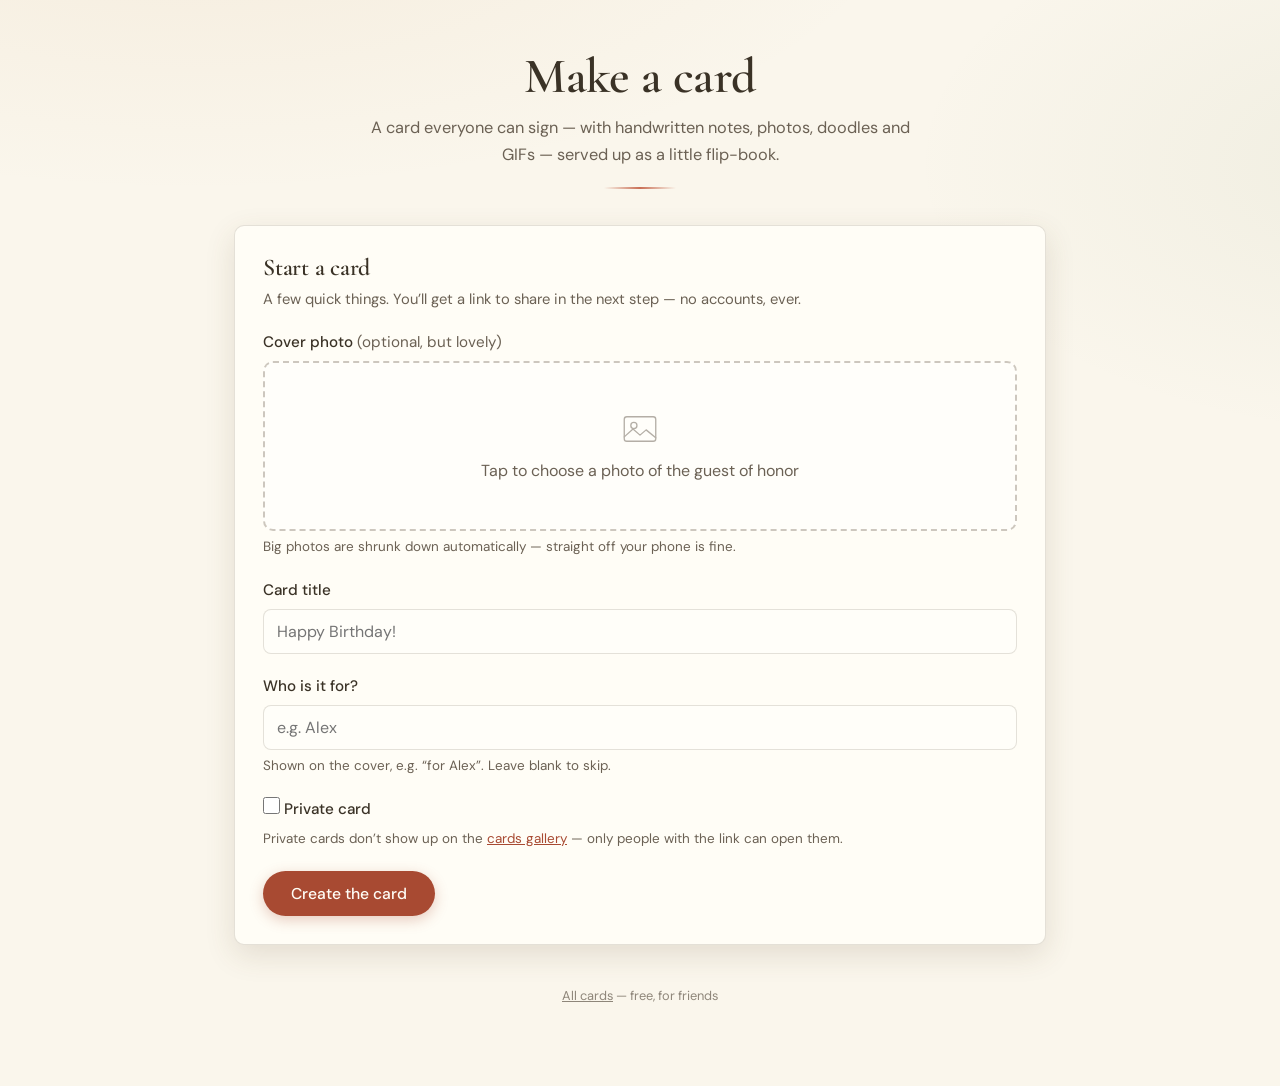
<file: public/new.html>
<!DOCTYPE html>
<html lang="en">
<head>
  <meta charset="UTF-8">
  <meta name="viewport" content="width=device-width, initial-scale=1.0">
  <title>Make a group card</title>
  <meta property="og:type" content="website">
  <meta property="og:title" content="Make a group card">
  <meta property="og:description" content="Make a group greeting card everyone can sign — messages, photos, doodles and GIFs, wrapped up in a flip-book card.">
  <meta property="og:url" content="/new">
  <meta name="twitter:card" content="summary">
  <link rel="icon" href="/assets/unicorn.png">
  <link rel="preconnect" href="https://fonts.googleapis.com">
  <link rel="preconnect" href="https://fonts.gstatic.com" crossorigin>
  <link href="https://fonts.googleapis.com/css2?family=Cormorant+Garamond:wght@500;600;700&family=DM+Sans:wght@400;500;700&family=Caveat:wght@500;600&family=Shadows+Into+Light&family=Homemade+Apple&family=Kalam:wght@400;700&display=swap" rel="stylesheet">
  <link rel="stylesheet" href="styles.css?v=20260710a">
  <script type="module" src="app-create.js?v=20260707g"></script>
</head>
<body>
  <main class="shell">
    <header class="masthead">
      <h1>Make a card</h1>
      <p class="sub">A card everyone can sign — with handwritten notes, photos, doodles and GIFs — served up as a little flip-book.</p>
      <div class="rule"></div>
    </header>

    <!-- Create form -->
    <section class="panel" id="create-panel">
      <h2>Start a card</h2>
      <p class="hint">A few quick things. You&rsquo;ll get a link to share in the next step — no accounts, ever.</p>

      <div class="field">
        <label for="cover-input">Cover photo <span style="font-weight:400;color:var(--ink-soft)">(optional, but lovely)</span></label>
        <div class="cover-drop" id="cover-drop" tabindex="0" role="button" aria-label="Choose a cover photo">
          <svg class="cover-icon" viewBox="0 0 48 48" fill="none" stroke="currentColor" stroke-width="1.5" stroke-linecap="round" stroke-linejoin="round">
            <rect x="6" y="10" width="36" height="28" rx="3"/>
            <circle cx="17" cy="20" r="3.5"/>
            <path d="M6 33l10-9 8 7 7-6 11 9"/>
          </svg>
          <span class="cover-cta" id="cover-cta">Tap to choose a photo of the guest of honor</span>
        </div>
        <input type="file" id="cover-input" accept="image/*" hidden>
        <p class="note">Big photos are shrunk down automatically — straight off your phone is fine.</p>
      </div>

      <div class="field">
        <label for="title-input">Card title</label>
        <input type="text" id="title-input" maxlength="120" placeholder="Happy Birthday!" autocomplete="off">
      </div>

      <div class="field">
        <label for="recipient-input">Who is it for?</label>
        <input type="text" id="recipient-input" maxlength="120" placeholder="e.g. Alex" autocomplete="off">
        <p class="note">Shown on the cover, e.g. &ldquo;for Alex&rdquo;. Leave blank to skip.</p>
      </div>

      <div class="field">
        <label class="check-row"><input type="checkbox" id="private-input"> Private card</label>
        <p class="note">Private cards don&rsquo;t show up on the <a href="./">cards gallery</a> — only people with the link can open them.</p>
      </div>

      <div class="error-msg hidden" id="create-error"></div>

      <button class="btn" id="create-btn">Create the card</button>
    </section>

    <!-- Success: the two links -->
    <section class="panel hidden" id="links-panel">
      <h2>Your card is ready</h2>
      <p class="hint">Two links, two jobs. Copy each one where it needs to go.</p>

      <div class="link-row">
        <div class="link-info">
          <div class="link-name">&#128140; Share link — send to friends &amp; family</div>
          <div class="link-desc">Anyone with this link can open the card and add their own note.</div>
          <div class="link-url" id="share-url"></div>
        </div>
        <button class="copy-btn" id="copy-share">Copy</button>
      </div>

      <div class="link-row">
        <div class="link-info">
          <div class="link-name">&#128273; Your admin link — keep this one for yourself</div>
          <div class="link-desc">Lets you fix typos, remove notes, make the card private, and find these links again.</div>
          <div class="link-url" id="admin-url"></div>
        </div>
        <button class="copy-btn" id="copy-admin">Copy</button>
      </div>

      <div class="keep-safe">The admin link is the only way to manage your card &mdash; there are no accounts. Paste it somewhere safe (a note to yourself works great).</div>
      <a class="btn btn-quiet" id="open-card-link" href="#" style="margin-top:16px">Open your card &rarr;</a>
    </section>

    <p class="footer-note"><a href="./">All cards</a> &mdash; free, for friends</p>
  </main>
</body>
</html>
</file>
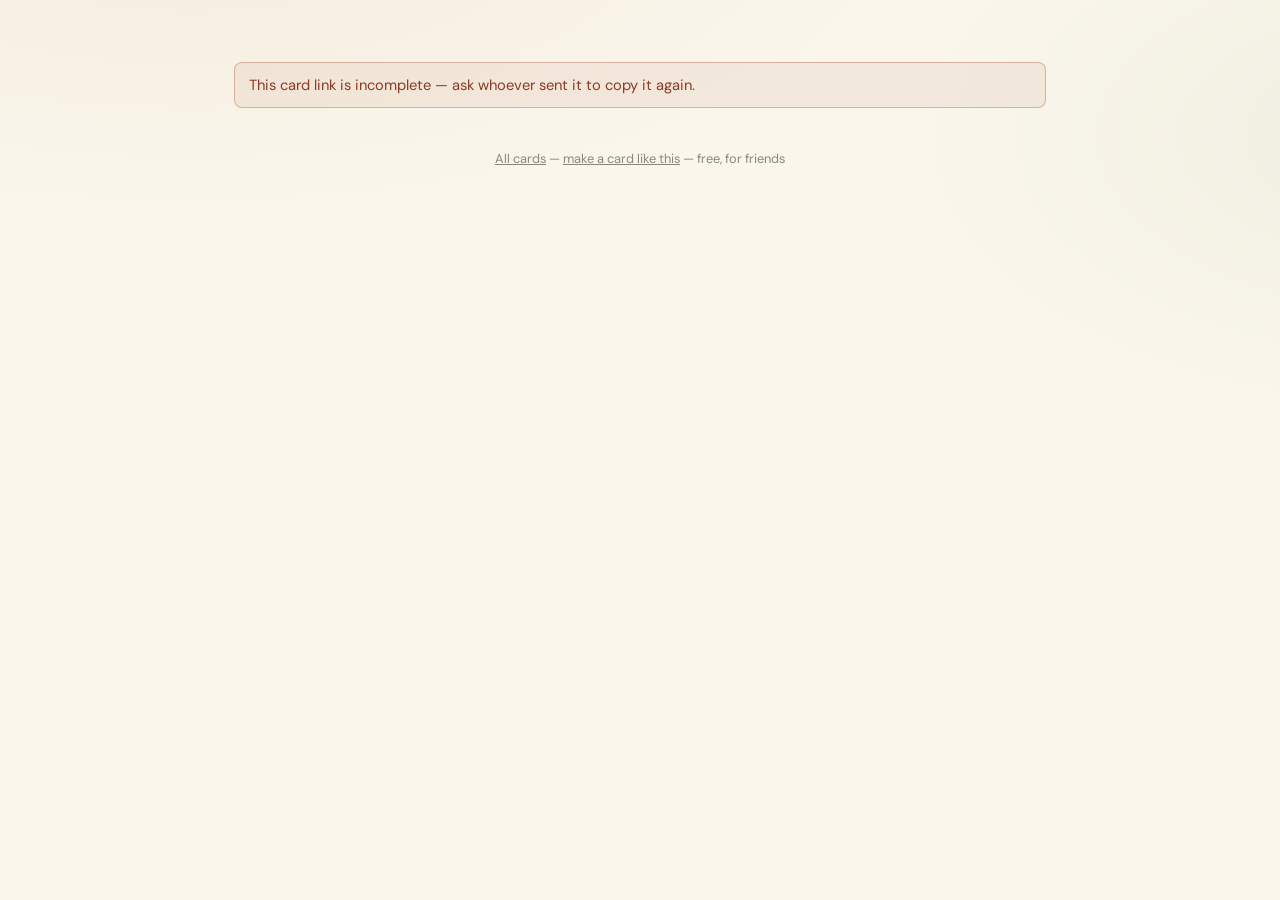
<file: public/view.html>
<!DOCTYPE html>
<html lang="en">
<head>
  <meta charset="UTF-8">
  <meta name="viewport" content="width=device-width, initial-scale=1.0">
  <title>A card for you</title>
  <meta property="og:type" content="website">
  <meta property="og:title" content="A card for you">
  <meta property="og:description" content="Open the group card — and add your own note while you're there.">
  <meta name="twitter:card" content="summary">
  <meta name="robots" content="noindex">
  <link rel="icon" href="/assets/unicorn.png">
  <link rel="preconnect" href="https://fonts.googleapis.com">
  <link rel="preconnect" href="https://fonts.gstatic.com" crossorigin>
  <link href="https://fonts.googleapis.com/css2?family=Cormorant+Garamond:wght@500;600;700&family=DM+Sans:wght@400;500;700&family=Caveat:wght@500;600&family=Shadows+Into+Light&family=Homemade+Apple&family=Kalam:wght@400;700&display=swap" rel="stylesheet">
  <link rel="stylesheet" href="styles.css?v=20260710a">
  <script type="module" src="app-view.js?v=20260710a"></script>
</head>
<body>
  <main class="shell">
    <div class="error-msg hidden" id="page-error"></div>

    <!-- Admin bar (only when opened with the admin link) -->
    <div class="admin-bar hidden no-print" id="admin-bar">
      <span class="grow">&#128273; You&rsquo;re the organizer of this card.</span>
      <button class="btn btn-quiet btn-small" id="admin-toggle">Organizer tools</button>
    </div>

    <!-- Admin panel -->
    <section class="panel hidden no-print admin-panel" id="admin-panel">
      <h2>Organizer tools</h2>

      <div class="field">
        <label for="admin-title">Card title</label>
        <input type="text" id="admin-title" maxlength="120">
      </div>
      <div class="field">
        <label for="admin-recipient">Recipient name</label>
        <input type="text" id="admin-recipient" maxlength="120">
      </div>
      <button class="btn btn-small" id="admin-save">Save changes</button>
      <div class="error-msg hidden" id="admin-error"></div>

      <div class="field" style="margin-top:22px">
        <label class="check-row"><input type="checkbox" id="admin-private"> Private card</label>
        <p class="note">Private cards don&rsquo;t show up on the <a href="./">cards gallery</a> — only people with a link can open them. Takes effect immediately.</p>
      </div>

      <h2 style="margin-top:28px">Links</h2>
      <div class="link-row">
        <div class="link-info">
          <div class="link-name">&#128140; Share link — anyone with it can open the card and add to it</div>
          <div class="link-url" id="admin-share-url"></div>
        </div>
        <button class="copy-btn" id="admin-copy-share">Copy</button>
      </div>
      <div class="link-row">
        <div class="link-info">
          <div class="link-name">&#128273; This admin link</div>
          <div class="link-url" id="admin-admin-url"></div>
        </div>
        <button class="copy-btn" id="admin-copy-admin">Copy</button>
      </div>

      <h2 style="margin-top:28px">Everything on the card</h2>
      <p class="hint">Remove anything that shouldn&rsquo;t be there — this can&rsquo;t be undone.</p>
      <div class="admin-entries" id="admin-entries"></div>

      <h2 style="margin-top:28px">Danger zone</h2>
      <button class="btn btn-danger btn-small" id="admin-delete-card">Delete this whole card</button>
    </section>

    <!-- The book -->
    <section class="book-stage hidden" id="book-stage">
      <div class="book" id="book"></div>
      <div class="book-controls no-print">
        <button class="nav-btn" id="prev-btn" aria-label="Previous page">&#8592;</button>
        <span class="page-indicator" id="page-indicator"></span>
        <button class="nav-btn" id="next-btn" aria-label="Next page">&#8594;</button>
      </div>
      <div class="view-toolbar no-print">
        <p class="hint spot-hint">Tap a <strong>+</strong> spot on any page to add a note, photo, GIF or doodle.</p>
        <button class="btn btn-quiet btn-small" id="print-btn">Download PDF</button>
        <button class="btn btn-quiet btn-small" id="booklet-btn">Print booklet</button>
      </div>
    </section>

    <p class="footer-note no-print"><a href="./">All cards</a> &mdash; <a href="new">make a card like this</a> &mdash; free, for friends</p>
  </main>

  <!-- Booklet print instructions -->
  <div class="modal-backdrop hidden" id="booklet-modal">
    <div class="modal booklet-modal">
      <h3>Print a foldable booklet</h3>
      <p class="hint">Print <strong>double-sided</strong>, flipping on the <strong>short edge</strong>. Then fold the whole stack in half &mdash; the pages come out in order, like a little book.</p>
      <div class="modal-actions">
        <button class="btn btn-quiet" id="booklet-cancel" type="button">Cancel</button>
        <button class="btn" id="booklet-print" type="button">Print</button>
      </div>
    </div>
  </div>

  <!-- Composer modal: opened by tapping an empty spot -->
  <div class="modal-backdrop hidden" id="composer-modal">
    <div class="modal composer">
      <h3 id="composer-heading">Add to this page</h3>

      <div class="field">
        <label for="composer-name">Your name</label>
        <input type="text" id="composer-name" maxlength="120" placeholder="Aunt Maya" autocomplete="name">
      </div>

      <div class="composer-tabs" id="composer-tabs">
        <button class="chip active" data-kind="text" type="button">&#9997;&#65039; Note</button>
        <button class="chip" data-kind="photo" type="button">&#128247; Photo</button>
        <button class="chip" data-kind="gif" type="button">GIF</button>
        <button class="chip" data-kind="doodle" type="button">&#9999;&#65039; Doodle</button>
      </div>

      <div class="field hidden" id="size-field">
        <label>Size</label>
        <div class="choice-row" id="size-row">
          <button class="chip active" data-size="1" type="button">Quarter</button>
          <button class="chip" data-size="2" type="button">Half page</button>
          <button class="chip" data-size="4" type="button">Full page</button>
        </div>
      </div>

      <!-- Text -->
      <div class="composer-pane" id="pane-text">
        <div class="field">
          <label for="composer-message">Your message</label>
          <textarea id="composer-message" maxlength="5000" placeholder="Dear friend, remember that time we…"></textarea>
        </div>
        <div class="field">
          <label>Handwriting</label>
          <div class="choice-row" id="font-row"></div>
        </div>
        <div class="field">
          <label>Ink</label>
          <div class="swatch-row" id="color-row"></div>
        </div>
        <div class="composer-preview" id="text-preview"></div>
      </div>

      <!-- Photo -->
      <div class="composer-pane hidden" id="pane-photo">
        <input type="file" id="photo-input" accept="image/*" hidden>
        <button class="btn btn-quiet" id="photo-pick" type="button">Choose a photo</button>
        <div class="composer-preview hidden" id="photo-preview">
          <div class="preview-tile" id="photo-preview-tile"></div>
          <button class="media-remove" id="photo-remove" type="button" aria-label="Remove photo">&#10005;</button>
        </div>
      </div>

      <!-- GIF -->
      <div class="composer-pane hidden" id="pane-gif">
        <div class="gif-search-row">
          <input type="text" id="gif-query" placeholder="Search GIFs (confetti, high five…)" autocomplete="off">
          <button class="btn btn-quiet btn-small" id="gif-search-btn" type="button">Search</button>
        </div>
        <div class="gif-grid" id="gif-grid"></div>
        <div class="field" style="margin-top:12px;margin-bottom:0">
          <label for="gif-url-input" style="font-weight:400;font-size:0.86rem;color:var(--ink-soft)">Or paste a GIF link from Giphy or Tenor (it should end in .gif)</label>
          <input type="text" id="gif-url-input" placeholder="https://media.giphy.com/…/giphy.gif" autocomplete="off">
        </div>
        <div class="composer-preview hidden" id="gif-preview">
          <div class="preview-tile" id="gif-preview-tile"></div>
          <button class="media-remove" id="gif-remove" type="button" aria-label="Remove GIF">&#10005;</button>
        </div>
      </div>

      <!-- Doodle -->
      <div class="composer-pane hidden" id="pane-doodle">
        <div class="doodle-canvas-wrap">
          <canvas id="doodle-canvas" width="800" height="600"></canvas>
        </div>
        <div class="doodle-toolbar">
          <div class="swatch-row" id="doodle-colors"></div>
          <button class="stroke-btn" id="stroke-thin" type="button" aria-label="Thin pen"><span class="stroke-dot thin"></span></button>
          <button class="stroke-btn" id="stroke-thick" type="button" aria-label="Thick pen"><span class="stroke-dot thick"></span></button>
          <span class="spacer"></span>
          <button class="btn btn-quiet btn-small" id="doodle-undo" type="button">Undo</button>
          <button class="btn btn-quiet btn-small" id="doodle-clear" type="button">Clear</button>
        </div>
      </div>

      <div class="error-msg hidden" id="composer-error"></div>
      <div class="modal-actions">
        <button class="btn btn-quiet" id="composer-cancel" type="button">Cancel</button>
        <button class="btn" id="composer-save" type="button">Put it on the page</button>
      </div>
    </div>
  </div>
</body>
</html>
</file>
<file: public/styles.css>
/* Group Card — warm, handmade paper theme */

*, *::before, *::after { margin: 0; padding: 0; box-sizing: border-box; }

:root {
  --paper: #faf6ec;
  --paper-deep: #f3ecdb;
  --card-paper: #fffdf6;
  --ink: #3a3226;
  --ink-soft: #6b6154;
  --ink-faint: #a1958200;
  --line: rgba(90, 74, 50, 0.16);
  --accent: #a84a32;
  --accent-soft: #c96f55;
  --sea: #1e6a7a;
  --plum: #7a3b78;
  --forest: #3d6b35;
  --brick: #a84a32;
  --shadow-soft: 0 10px 30px rgba(90, 70, 40, 0.14);
  --shadow-card: 0 3px 8px rgba(90, 70, 40, 0.12), 0 12px 28px rgba(90, 70, 40, 0.10);
  --radius: 10px;
}

html { scroll-behavior: smooth; }

body {
  font-family: 'DM Sans', -apple-system, sans-serif;
  background:
    radial-gradient(1200px 500px at 15% -10%, rgba(200, 150, 90, 0.10), transparent 60%),
    radial-gradient(900px 500px at 110% 15%, rgba(120, 140, 90, 0.08), transparent 55%),
    var(--paper);
  color: var(--ink);
  line-height: 1.65;
  min-height: 100vh;
  -webkit-font-smoothing: antialiased;
}

h1, h2, h3 {
  font-family: 'Cormorant Garamond', Georgia, serif;
  font-weight: 600;
  line-height: 1.15;
  letter-spacing: -0.01em;
  color: var(--ink);
}

a { color: var(--accent); }

.shell {
  max-width: 860px;
  margin: 0 auto;
  padding: 48px 24px 80px;
}

.masthead { text-align: center; margin-bottom: 36px; }
.masthead h1 { font-size: clamp(2.1rem, 6vw, 3.1rem); }
.masthead .sub {
  color: var(--ink-soft);
  font-size: 1.02rem;
  max-width: 34em;
  margin: 10px auto 0;
}
.masthead .rule {
  width: 72px; height: 2px; margin: 18px auto 0;
  background: linear-gradient(90deg, transparent, var(--accent-soft), transparent);
}

/* ------------------------------------------------------------- panels */

.panel {
  background: var(--card-paper);
  border: 1px solid var(--line);
  border-radius: var(--radius);
  box-shadow: var(--shadow-soft);
  padding: 28px;
  margin-bottom: 24px;
}
.panel h2 { font-size: 1.5rem; margin-bottom: 6px; }
.panel .hint { color: var(--ink-soft); font-size: 0.92rem; margin-bottom: 18px; }

.hidden { display: none !important; }

/* -------------------------------------------------------------- forms */

.field { margin-bottom: 20px; }
.field > label {
  display: block;
  font-weight: 500;
  font-size: 0.95rem;
  margin-bottom: 6px;
}
.field .note { font-size: 0.84rem; color: var(--ink-soft); margin-top: 5px; }

input[type="text"], textarea {
  width: 100%;
  font-family: inherit;
  font-size: 1rem;
  color: var(--ink);
  background: #fffef9;
  border: 1px solid var(--line);
  border-radius: 8px;
  padding: 11px 13px;
  transition: border-color .15s ease, box-shadow .15s ease;
}
input[type="text"]:focus, textarea:focus {
  outline: none;
  border-color: var(--accent-soft);
  box-shadow: 0 0 0 3px rgba(200, 111, 85, 0.15);
}
textarea { resize: vertical; min-height: 120px; }

.btn {
  display: inline-flex;
  align-items: center;
  justify-content: center;
  gap: 8px;
  font-family: inherit;
  font-size: 0.98rem;
  font-weight: 500;
  color: #fffdf6;
  background: var(--accent);
  border: none;
  border-radius: 999px;
  padding: 12px 28px;
  cursor: pointer;
  transition: background .15s ease, transform .15s ease, box-shadow .15s ease;
  box-shadow: 0 4px 14px rgba(168, 74, 50, 0.28);
}
.btn:hover { background: #934028; transform: translateY(-1px); }
.btn:disabled { opacity: 0.55; cursor: default; transform: none; }

.btn-quiet {
  background: transparent;
  color: var(--ink-soft);
  border: 1px solid var(--line);
  box-shadow: none;
}
.btn-quiet:hover { background: rgba(90, 74, 50, 0.06); color: var(--ink); }

.btn-small { padding: 7px 16px; font-size: 0.87rem; }

.btn-danger {
  background: transparent;
  color: var(--brick);
  border: 1px solid rgba(168, 74, 50, 0.4);
  box-shadow: none;
}
.btn-danger:hover { background: rgba(168, 74, 50, 0.08); }

.error-msg {
  background: rgba(168, 74, 50, 0.08);
  border: 1px solid rgba(168, 74, 50, 0.35);
  color: #8c3a24;
  border-radius: 8px;
  padding: 10px 14px;
  font-size: 0.92rem;
  margin: 14px 0;
}

/* ------------------------------------------------------- cover upload */

.cover-drop {
  display: flex;
  flex-direction: column;
  align-items: center;
  justify-content: center;
  gap: 8px;
  min-height: 170px;
  border: 2px dashed rgba(90, 74, 50, 0.3);
  border-radius: var(--radius);
  background: rgba(255, 255, 255, 0.45);
  color: var(--ink-soft);
  cursor: pointer;
  text-align: center;
  padding: 18px;
  transition: border-color .15s ease, background .15s ease;
  position: relative;
  overflow: hidden;
}
.cover-drop:hover, .cover-drop.dragover {
  border-color: var(--accent-soft);
  background: rgba(255, 253, 246, 0.9);
}
.cover-drop img.cover-preview {
  position: absolute;
  inset: 0;
  width: 100%;
  height: 100%;
  object-fit: cover;
}
.cover-drop .cover-cta { position: relative; z-index: 1; }
.cover-drop.has-image .cover-cta {
  background: rgba(30, 24, 15, 0.6);
  color: #fdf9ee;
  border-radius: 999px;
  padding: 6px 16px;
  font-size: 0.85rem;
}
.cover-drop.has-image .cover-icon { display: none; }
.cover-icon { width: 42px; height: 42px; opacity: 0.5; }

/* --------------------------------------------------------- share links */

.link-row {
  display: flex;
  align-items: center;
  gap: 12px;
  padding: 14px 0;
  border-bottom: 1px dashed var(--line);
}
.link-row:last-child { border-bottom: none; }
.link-row .link-info { flex: 1; min-width: 0; }
.link-row .link-name { font-weight: 500; font-size: 0.95rem; }
.link-row .link-desc { font-size: 0.83rem; color: var(--ink-soft); }
.link-row .link-url {
  font-size: 0.78rem;
  color: var(--ink-soft);
  white-space: nowrap;
  overflow: hidden;
  text-overflow: ellipsis;
  margin-top: 3px;
  font-family: ui-monospace, monospace;
}
.copy-btn {
  flex-shrink: 0;
  font-family: inherit;
  font-size: 0.85rem;
  font-weight: 500;
  color: var(--accent);
  background: rgba(168, 74, 50, 0.08);
  border: 1px solid rgba(168, 74, 50, 0.3);
  border-radius: 999px;
  padding: 7px 16px;
  cursor: pointer;
  transition: background .15s ease;
}
.copy-btn:hover { background: rgba(168, 74, 50, 0.16); }
.copy-btn.copied { color: var(--forest); border-color: rgba(61, 107, 53, 0.4); background: rgba(61, 107, 53, 0.08); }

.keep-safe {
  background: rgba(200, 150, 90, 0.12);
  border: 1px solid rgba(200, 150, 90, 0.35);
  border-radius: 8px;
  padding: 10px 14px;
  font-size: 0.88rem;
  color: #7a5a2e;
  margin-top: 16px;
}

/* ------------------------------------------------------------- gallery */

.gallery-heading {
  font-size: 1.35rem;
  margin: 30px 0 14px;
}

.gallery-grid {
  display: grid;
  grid-template-columns: repeat(auto-fill, minmax(190px, 1fr));
  gap: 18px;
}

.gallery-tile {
  position: relative;
  display: block;
  text-decoration: none;
  color: inherit;
  background: var(--card-paper);
  border: 1px solid var(--line);
  border-radius: var(--radius);
  overflow: hidden;
  box-shadow: var(--shadow-soft);
  transition: transform .15s ease, box-shadow .15s ease;
}
.gallery-tile:hover {
  transform: translateY(-3px);
  box-shadow: 0 14px 34px rgba(90, 70, 40, 0.18);
}

.tile-cover {
  aspect-ratio: 4 / 3;
  background:
    radial-gradient(300px 140px at 80% 0%, rgba(200, 150, 90, 0.12), transparent 60%),
    var(--paper-deep);
  display: flex;
  align-items: center;
  justify-content: center;
  overflow: hidden;
}
.tile-cover img { width: 100%; height: 100%; object-fit: cover; }
.tile-placeholder {
  font-family: 'Caveat', cursive;
  font-size: 2rem;
  color: var(--accent-soft);
  opacity: 0.8;
}

.tile-body { padding: 12px 14px 14px; }
.tile-title {
  font-weight: 500;
  font-size: 0.97rem;
  line-height: 1.3;
  overflow: hidden;
  display: -webkit-box;
  -webkit-line-clamp: 2;
  -webkit-box-orient: vertical;
}
.tile-sub { font-size: 0.82rem; color: var(--ink-soft); margin-top: 3px; }

.lock-badge {
  position: absolute;
  top: 8px;
  right: 8px;
  background: rgba(30, 24, 15, 0.65);
  color: #fdf9ee;
  border-radius: 999px;
  font-size: 0.72rem;
  padding: 3px 10px;
}

/* checkbox rows (private toggle) */
.check-row {
  display: flex;
  align-items: center;
  gap: 8px;
  font-weight: 500;
  cursor: pointer;
}
.check-row input[type="checkbox"] {
  width: 17px;
  height: 17px;
  accent-color: var(--accent);
}

/* ---------------------------------------------------------- entry tiles
   One entry = one tile filling its spot edge-to-edge. Media tiles are
   full-bleed figures with a name overlay; text tiles are flat cream paper.
   The 3px page-grid gutters are the only separation between tiles. */

.entry-media {
  position: relative;
  width: 100%;
  height: 100%;
  margin: 0;
  overflow: hidden;
  border: 3px solid white;
}
.entry-media img {
  width: 100%;
  height: 100%;
  object-fit: cover;
  display: block;
}
/* doodles are drawings — never crop them; white makes the box intentional */
.entry-media.entry-doodle { background: #fff; }
.entry-media.entry-doodle img { object-fit: contain; }

.media-scrim {
  position: absolute;
  left: 0; right: 0; bottom: 0;
  padding: 18px 10px 6px;
  background: linear-gradient(transparent, rgba(20, 14, 8, 0.55));
  color: #fff;
  font-family: 'Caveat', cursive;
  line-height: 1.15;
}
.media-msg {
  font-size: 0.95rem;
  overflow: hidden;
  display: -webkit-box;
  -webkit-line-clamp: 2;
  -webkit-box-orient: vertical;
}
.media-name { font-size: 0.95rem; opacity: 0.95; }

.entry-note {
  position: relative; /* anchors .item-controls */
  width: auto;
  height: auto;
  align-self: center;
  justify-self: center;
  background: transparent;
  display: flex;
  flex-direction: column;
  padding: 6px 10px;
  max-width: 90%;
  max-height: 90%;
  overflow: hidden;
}
.entry-note .note-message {
  white-space: pre-wrap;
  overflow-wrap: break-word;
  font-size: 0.85rem;
  line-height: 1.35;
}
.entry-note .note-author {
  flex-shrink: 0;
  text-align: right;
  margin-top: 2px;
  font-size: 0.75rem;
  opacity: 0.7;
}

/* handwriting fonts (ids match the server allowlist) */
.font-caveat .note-message, .font-caveat .note-author { font-family: 'Caveat', cursive; }
.font-shadows .note-message, .font-shadows .note-author { font-family: 'Shadows Into Light', cursive; }
.font-homemade .note-message, .font-homemade .note-author { font-family: 'Homemade Apple', cursive; }
.font-kalam .note-message, .font-kalam .note-author { font-family: 'Kalam', cursive; }
.font-shadows .note-message { font-size: 0.95rem; }
.font-homemade .note-message { font-size: 0.85rem; line-height: 1.8; }
.font-kalam .note-message { font-size: 0.95rem; }

/* ink colors (ids match the server allowlist) */
.ink-ink .note-message, .ink-ink .note-author { color: #3a3226; }
.ink-sea .note-message, .ink-sea .note-author { color: var(--sea); }
.ink-plum .note-message, .ink-plum .note-author { color: var(--plum); }
.ink-forest .note-message, .ink-forest .note-author { color: var(--forest); }
.ink-brick .note-message, .ink-brick .note-author { color: var(--brick); }

/* --------------------------------------------------- sign page pickers */

.choice-row { display: flex; flex-wrap: wrap; gap: 8px; }

.chip {
  font-family: inherit;
  font-size: 0.9rem;
  color: var(--ink-soft);
  background: #fffef9;
  border: 1px solid var(--line);
  border-radius: 999px;
  padding: 8px 16px;
  cursor: pointer;
  transition: all .15s ease;
}
.chip:hover { border-color: var(--accent-soft); color: var(--ink); }
.chip.active {
  border-color: var(--accent);
  color: var(--accent);
  background: rgba(168, 74, 50, 0.07);
  font-weight: 500;
}
.chip.font-chip-caveat { font-family: 'Caveat', cursive; font-size: 1.1rem; }
.chip.font-chip-shadows { font-family: 'Shadows Into Light', cursive; font-size: 1rem; }
.chip.font-chip-homemade { font-family: 'Homemade Apple', cursive; font-size: 0.88rem; }
.chip.font-chip-kalam { font-family: 'Kalam', cursive; font-size: 0.98rem; }

.swatch-row { display: flex; gap: 10px; }
.swatch {
  width: 32px; height: 32px;
  border-radius: 50%;
  border: 2px solid rgba(255,255,255,0.9);
  box-shadow: 0 0 0 1px var(--line), 0 2px 6px rgba(90,70,40,0.15);
  cursor: pointer;
  transition: transform .12s ease, box-shadow .12s ease;
}
.swatch:hover { transform: scale(1.12); }
.swatch.active { box-shadow: 0 0 0 2px var(--accent), 0 2px 6px rgba(90,70,40,0.2); transform: scale(1.12); }

.media-tabs { display: flex; flex-wrap: wrap; gap: 8px; margin-bottom: 14px; }

/* composer preview: a quarter-spot-sized box (pages are 3:4, so a quarter
   spot is 3:4 too) that shows the entry via the book's own renderer */
.composer-preview {
  position: relative;
  width: min(100%, 220px);
  aspect-ratio: 3 / 4;
  margin: 12px auto 0;
  border: 1px solid var(--line);
  background: var(--paper-deep);
  overflow: visible; /* the ✕ button pokes out of the corner */
  display: flex;
}
.composer-preview .preview-tile,
.composer-preview > .entry-note,
.composer-preview > .entry-media {
  flex: 1;
  min-width: 0;
  overflow: hidden;
  display: flex;
}
.preview-tile .entry-media, .preview-tile .entry-note { width: 100%; height: 100%; margin: 0; border: none; }
.media-remove {
  position: absolute;
  top: -8px; right: -4px;
  width: 28px; height: 28px;
  border-radius: 50%;
  border: none;
  background: var(--ink);
  color: var(--paper);
  font-size: 0.95rem;
  line-height: 1;
  cursor: pointer;
  box-shadow: 0 2px 8px rgba(0,0,0,0.3);
}


/* ------------------------------------------------------------ GIF grid */

.gif-search-row { display: flex; gap: 8px; margin-bottom: 12px; }
.gif-search-row input { flex: 1; }

.gif-grid {
  display: grid;
  grid-template-columns: repeat(auto-fill, minmax(110px, 1fr));
  gap: 8px;
  max-height: 320px;
  overflow-y: auto;
  padding: 2px;
}
.gif-grid button {
  border: 2px solid transparent;
  border-radius: 6px;
  padding: 0;
  background: var(--paper-deep);
  cursor: pointer;
  overflow: hidden;
  line-height: 0;
}
.gif-grid button:hover { border-color: var(--accent-soft); }
.gif-grid button.active { border-color: var(--accent); }
.gif-grid img { width: 100%; height: 90px; object-fit: cover; }

/* -------------------------------------------------------- doodle modal */

.modal-backdrop {
  position: fixed;
  inset: 0;
  background: rgba(40, 32, 20, 0.55);
  display: flex;
  align-items: center;
  justify-content: center;
  z-index: 100;
  padding: 16px;
}
.modal {
  background: var(--card-paper);
  border-radius: var(--radius);
  box-shadow: 0 20px 60px rgba(0,0,0,0.35);
  padding: 18px;
  max-width: 860px;
  width: 100%;
}
.modal h3 { font-size: 1.3rem; margin-bottom: 10px; }
.doodle-canvas-wrap {
  border: 1px solid var(--line);
  border-radius: 6px;
  overflow: hidden;
  background: #fff;
}
.doodle-canvas-wrap canvas {
  display: block;
  width: 100%;
  touch-action: none;
  cursor: crosshair;
}
.doodle-toolbar {
  display: flex;
  flex-wrap: wrap;
  align-items: center;
  gap: 12px;
  margin: 12px 0;
}
.doodle-toolbar .spacer { flex: 1; }
.stroke-btn {
  width: 34px; height: 34px;
  border-radius: 50%;
  border: 1px solid var(--line);
  background: #fffef9;
  cursor: pointer;
  display: inline-flex;
  align-items: center;
  justify-content: center;
}
.stroke-btn.active { border-color: var(--accent); box-shadow: 0 0 0 2px rgba(168,74,50,0.25); }
.stroke-dot { border-radius: 50%; background: var(--ink); }
.stroke-dot.thin { width: 4px; height: 4px; }
.stroke-dot.thick { width: 10px; height: 10px; }
.modal-actions { display: flex; justify-content: flex-end; gap: 10px; }


/* ------------------------------------------------------------ flip book */

.book-stage {
  display: flex;
  flex-direction: column;
  align-items: center;
  padding: 12px 0 30px;
}

.book {
  position: relative;
  width: min(94vw, 900px);
  aspect-ratio: 3 / 2;      /* two 3:4 pages side by side */
  perspective: 2400px;
  margin: 0 auto;
}

.sheet {
  position: absolute;
  top: 0;
  left: 50%;
  width: 50%;
  height: 100%;
  transform-origin: left center;
  transform-style: preserve-3d;
  transition: transform 0.9s cubic-bezier(0.4, 0.05, 0.3, 1);
}
.sheet.flipped { transform: rotateY(-180deg); }

.face {
  position: absolute;
  inset: 0;
  backface-visibility: hidden;
  -webkit-backface-visibility: hidden;
  background: var(--card-paper);
  border: 1px solid rgba(90, 74, 50, 0.18);
  overflow: hidden;
  display: flex;
  flex-direction: column;
}
.face.back { transform: rotateY(180deg); }
.face.front { border-radius: 0 8px 8px 0; box-shadow: inset 12px 0 24px -14px rgba(90,70,40,0.35); }
.face.back  { border-radius: 8px 0 0 8px; box-shadow: inset -12px 0 24px -14px rgba(90,70,40,0.35); }

/* ------------------------------------------- scrapbook 2x2 page grid */

.page-grid {
  flex: 1;
  display: grid;
  grid-template-columns: 1fr 1fr;
  grid-template-rows: 1fr 1fr;
  gap: 3px;
  padding: 3px;
  min-height: 0;
}
.spot { position: relative; min-width: 0; min-height: 0; display: flex; align-items: center; justify-content: center; }
.spot-legacy { /* quarter, same as other text notes */ }
.spot-filled { overflow: hidden; }
.spot-media  { align-items: stretch; justify-content: stretch; }
.spot-text-pair { flex-direction: column; gap: 2px; }

/* half- and full-page media items */
.spot-half { grid-column: 1 / -1; }
.spot-full { grid-area: 1 / 1 / -1 / -1; }

/* size chips greyed when there's not enough room on the page */
#size-row .chip:disabled { opacity: 0.45; cursor: not-allowed; }

.spot-empty {
  border: 2px dashed rgba(90, 74, 50, 0.25);
  border-radius: 10px;
  background: none;
  color: rgba(90, 74, 50, 0.4);
  font-size: 1.7rem;
  font-family: inherit;
  cursor: pointer;
  align-items: center;
  justify-content: center;
  transition: border-color .15s ease, color .15s ease, background .15s ease;
}
.spot-empty:hover {
  border-color: var(--accent-soft);
  color: var(--accent);
  background: rgba(168, 74, 50, 0.04);
}

/* corner controls on items made on this device */
.item-controls {
  position: absolute;
  top: 6px;
  right: 6px;
  display: flex;
  gap: 6px;
  z-index: 3;
}
.item-btn {
  width: 26px;
  height: 26px;
  border-radius: 50%;
  border: 1px solid var(--line);
  background: var(--card-paper);
  color: var(--ink-soft);
  cursor: pointer;
  font-size: 0.78rem;
  line-height: 1;
  box-shadow: var(--shadow-soft);
}
.item-btn:hover { color: var(--ink); }
.item-btn-danger:hover { color: var(--brick); border-color: rgba(168, 74, 50, 0.4); }

/* ------------------------------------------------------- composer modal */

.modal.composer {
  width: min(94vw, 560px);
  max-height: 90vh;
  overflow-y: auto;
}
.composer-tabs { display: flex; flex-wrap: wrap; gap: 8px; margin: 4px 0 16px; }
.composer-pane { margin-bottom: 14px; }
.view-toolbar .spot-hint { width: 100%; text-align: center; margin: 0 0 4px; color: var(--ink-soft); font-size: 0.9rem; }

.page-num {
  text-align: center;
  font-size: 0.72rem;
  color: var(--ink-soft);
  padding: 4px 0 8px;
}

/* cover face: full-bleed photo, or solid terracotta when there's no photo */
.face.cover-face {
  background: var(--accent);
  color: #fdf6e8;
  justify-content: flex-end;
  border-radius: 4px 10px 10px 4px;
}
.face.cover-face.cover-plain { justify-content: center; }
.cover-plain .cover-scrim { background: none; padding: 24px; }
.cover-photo {
  position: absolute;
  inset: 0;
  width: 100%;
  height: 100%;
  object-fit: cover;
}
.cover-scrim {
  position: relative;
  background: linear-gradient(transparent, rgba(20, 14, 8, 0.7));
  padding: clamp(40px, 8vw, 80px) clamp(16px, 4vw, 32px) clamp(18px, 3vw, 30px);
  text-align: center;
}
.cover-scrim h1 {
  color: #fdf6e8;
  font-size: clamp(1.4rem, 4vw, 2.4rem);
  text-shadow: 0 2px 14px rgba(0,0,0,0.5);
}
.cover-scrim .cover-for {
  font-family: 'Caveat', cursive;
  font-size: clamp(1.1rem, 3vw, 1.6rem);
  opacity: 0.92;
  margin-top: 4px;
}
.cover-hint {
  position: absolute;
  bottom: 8px; left: 0; right: 0;
  text-align: center;
  font-size: 0.75rem;
  letter-spacing: 0.1em;
  text-transform: uppercase;
  opacity: 0.75;
}

/* blank page-backing (left of cover / after last page) */
.face.blank-face {
  background: var(--paper-deep);
  align-items: center;
  justify-content: center;
  color: var(--ink-soft);
}

/* colophon */
.face.colophon-face { align-items: center; justify-content: center; text-align: center; }
.colophon { padding: 20px; color: var(--ink-soft); font-size: 0.9rem; }
.colophon .heart { color: var(--accent); font-size: 1.2rem; }

.book-controls {
  display: flex;
  align-items: center;
  gap: 18px;
  margin-top: 22px;
}
.book-controls .page-indicator { font-size: 0.85rem; color: var(--ink-soft); min-width: 90px; text-align: center; }

.nav-btn {
  width: 44px; height: 44px;
  border-radius: 50%;
  border: 1px solid var(--line);
  background: var(--card-paper);
  color: var(--ink);
  font-size: 1.1rem;
  cursor: pointer;
  box-shadow: var(--shadow-soft);
  transition: transform .15s ease, background .15s ease;
}
.nav-btn:hover { transform: scale(1.08); background: #fff; }
.nav-btn:disabled { opacity: 0.35; cursor: default; transform: none; }

.view-toolbar {
  display: flex;
  flex-wrap: wrap;
  justify-content: center;
  gap: 10px;
  margin-top: 8px;
}

/* ------------------------------------------------- mobile: single page */

@media (max-width: 700px) {
  .book {
    aspect-ratio: 3 / 4;
    width: min(94vw, 420px);
    perspective: none;
  }
  /* slide instead of 3D flip: each sheet's faces become sequential pages */
  .sheet {
    left: 0;
    width: 100%;
    transform-origin: center;
    transition: none;
    transform: none;
  }
  .sheet.flipped { transform: none; }
  .face {
    position: absolute;
    inset: 0;
    backface-visibility: visible;
    -webkit-backface-visibility: visible;
    transform: none;
    border-radius: 8px;
    transition: transform 0.45s ease, opacity 0.45s ease;
    opacity: 0;
    transform: translateX(60px);
    pointer-events: none;
  }
  .face.back { transform: translateX(60px); }
  .face.mobile-current {
    opacity: 1;
    transform: translateX(0);
    pointer-events: auto;
    z-index: 5;
  }
  .face.mobile-passed { transform: translateX(-60px); }
  .face.cover-face { border-radius: 8px; }
}

/* ------------------------------------------------------------- admin */

.admin-bar {
  display: flex;
  flex-wrap: wrap;
  align-items: center;
  gap: 10px;
  background: rgba(122, 59, 120, 0.07);
  border: 1px solid rgba(122, 59, 120, 0.25);
  border-radius: 8px;
  padding: 10px 16px;
  margin-bottom: 18px;
  font-size: 0.9rem;
}
.admin-bar .grow { flex: 1; }

.admin-entries { max-width: 620px; margin: 0 auto; }
.admin-entry-row {
  display: flex;
  align-items: center;
  gap: 12px;
  padding: 10px 0;
  border-bottom: 1px dashed var(--line);
  font-size: 0.92rem;
}
.admin-entry-row .who { font-weight: 500; }
.admin-entry-row .what {
  flex: 1;
  color: var(--ink-soft);
  white-space: nowrap;
  overflow: hidden;
  text-overflow: ellipsis;
  min-width: 0;
}

.footer-note {
  text-align: center;
  font-size: 0.8rem;
  color: var(--ink-soft);
  opacity: 0.75;
  margin-top: 40px;
}
.footer-note a { color: inherit; }

/* ================================================================ PRINT
   Flatten the book into sequential paper pages for Download PDF. */

@media print {
  body { background: #fff; }
  .no-print, .book-controls, .view-toolbar, .admin-bar, .masthead, .footer-note,
  .cover-hint, .admin-panel { display: none !important; }

  .shell { max-width: none; padding: 0; }
  .book-stage { padding: 0; display: block; }

  .book {
    width: auto;
    aspect-ratio: auto;
    perspective: none;
  }
  .sheet {
    position: static;
    width: auto;
    height: auto;
    transform: none !important;
    transition: none;
  }
  .face {
    position: static;
    inset: auto;
    transform: none !important;
    opacity: 1 !important;
    backface-visibility: visible;
    -webkit-backface-visibility: visible;
    box-shadow: none;
    border: none;
    border-radius: 0;
    overflow: visible;
    height: 96vh;
    width: min(100%, calc(96vh * 0.75));
    margin-left: auto;
    margin-right: auto;
    break-after: page;
    page-break-after: always;
    display: flex;
    pointer-events: auto;
  }
  .face.print-skip { display: none !important; }

  /* scrapbook pages print as the same 2x2 collage seen on screen.
     Empty spots go invisible but keep their grid cell, so filled items
     don't shift out of their on-screen positions. */
  .page-grid .spot-empty { visibility: hidden; }

  .face.cover-face {
    height: 96vh;
    position: relative;
    -webkit-print-color-adjust: exact;
    print-color-adjust: exact;
  }
  .cover-photo { position: absolute; }

  * { -webkit-print-color-adjust: exact; print-color-adjust: exact; }
}

/* ------------------------------------------------------ booklet printing
   #booklet-pages exists only between "Print" click and afterprint; each
   .booklet-sheet is one landscape page holding two faces side by side. */

#booklet-pages { display: none; }

@media print {
  body.booklet-mode .shell { display: none !important; }
  body.booklet-mode #booklet-pages { display: block; }

  .booklet-sheet {
    display: flex;
    height: 96vh;
    break-after: page;
    page-break-after: always;
    break-inside: avoid;
  }
  .booklet-face {
    width: 50%;
    height: 100%;
    overflow: hidden;
    display: flex;
  }
  /* override the sequential-print .face rules inside a booklet sheet */
  .booklet-face .face {
    position: relative;
    width: 100%;
    height: 100%;
    min-height: 0;
    margin: 0;
    break-after: auto;
    page-break-after: auto;
    display: flex;
  }
}
</file>
